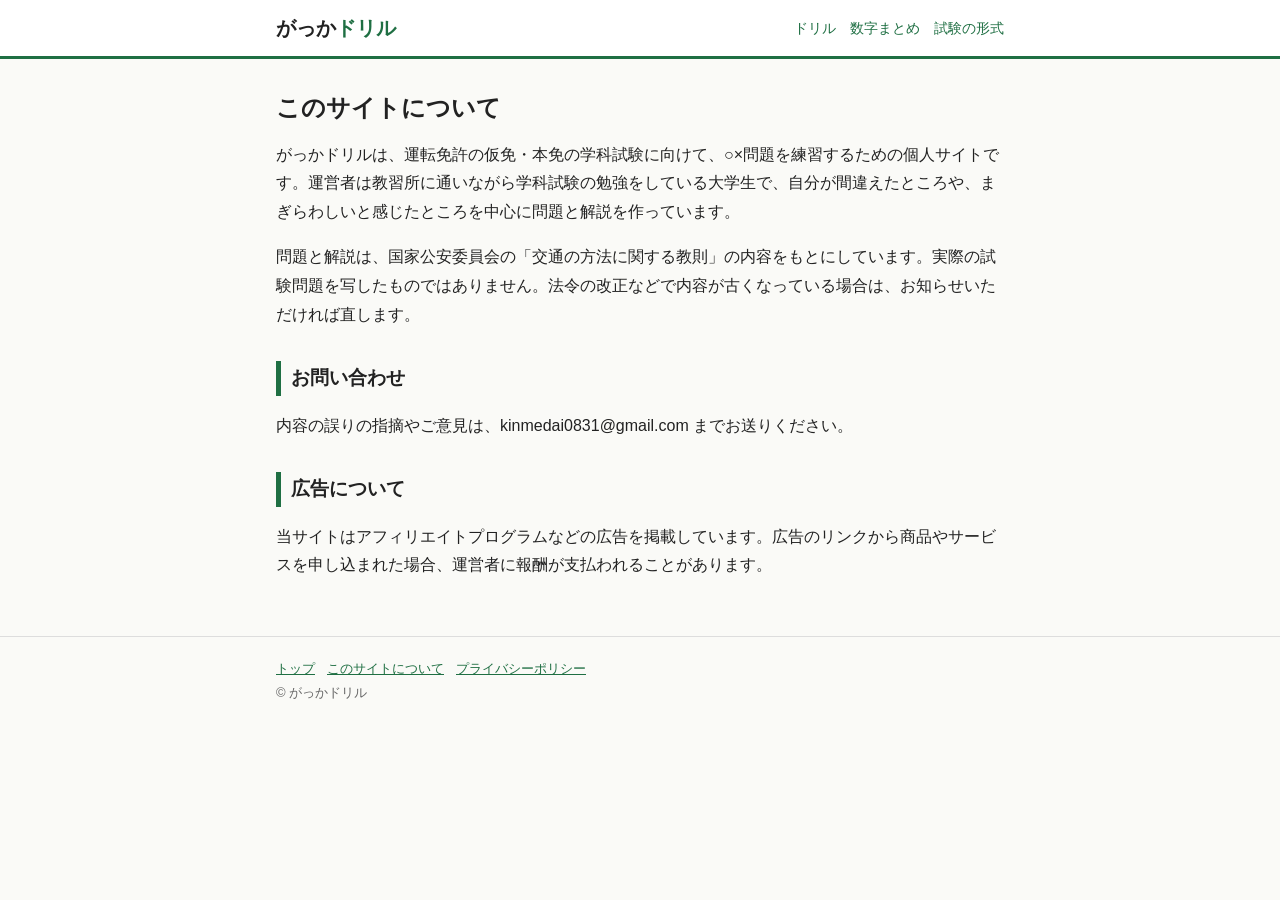
<file: about.html>
<!DOCTYPE html>
<html lang="ja">
<head>
<meta charset="utf-8">
<meta name="viewport" content="width=device-width,initial-scale=1">
<title>このサイトについて｜がっかドリル</title>
<link rel="stylesheet" href="style.css">
</head>
<body>
<header><div class="wrap"><a class="logo" href="./">がっか<span>ドリル</span></a><nav><a href="drill.html">ドリル</a><a href="numbers.html">数字まとめ</a><a href="exam.html">試験の形式</a></nav></div></header>
<main><div class="wrap">
<h1>このサイトについて</h1>
<p>がっかドリルは、運転免許の仮免・本免の学科試験に向けて、○×問題を練習するための個人サイトです。運営者は教習所に通いながら学科試験の勉強をしている大学生で、自分が間違えたところや、まぎらわしいと感じたところを中心に問題と解説を作っています。</p>
<p>問題と解説は、国家公安委員会の「交通の方法に関する教則」の内容をもとにしています。実際の試験問題を写したものではありません。法令の改正などで内容が古くなっている場合は、お知らせいただければ直します。</p>
<h2>お問い合わせ</h2>
<p>内容の誤りの指摘やご意見は、kinmedai0831@gmail.com までお送りください。</p>
<h2>広告について</h2>
<p>当サイトはアフィリエイトプログラムなどの広告を掲載しています。広告のリンクから商品やサービスを申し込まれた場合、運営者に報酬が支払われることがあります。</p>
</div></main>
<footer><div class="wrap"><a href="./">トップ</a><a href="about.html">このサイトについて</a><a href="privacy.html">プライバシーポリシー</a><br>© がっかドリル</div></footer>
</body>
</html>
</file>
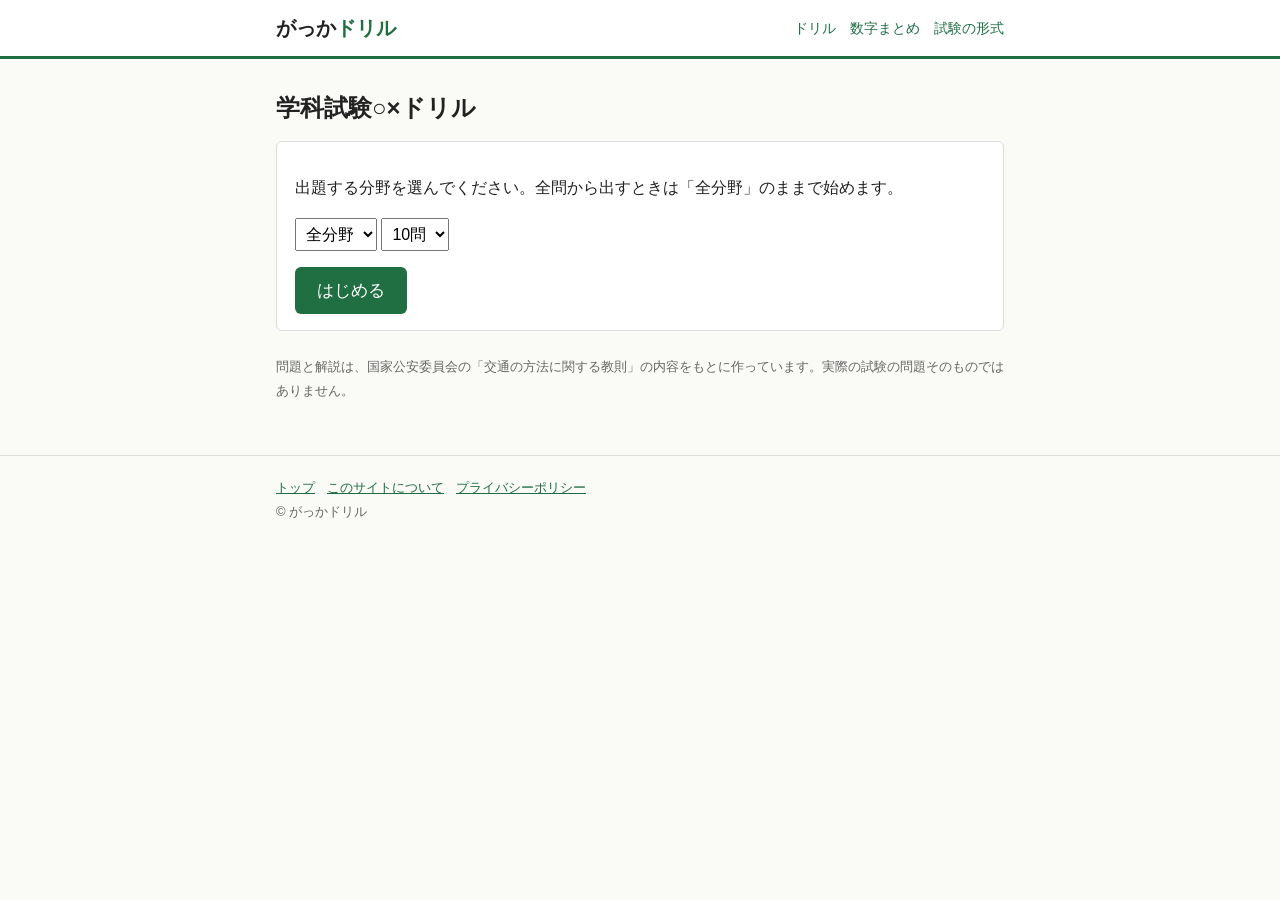
<file: drill.html>
<!DOCTYPE html>
<html lang="ja">
<head>
<meta charset="utf-8">
<meta name="viewport" content="width=device-width,initial-scale=1">
<title>学科試験○×ドリル｜がっかドリル</title>
<meta name="description" content="仮免・本免の学科試験によく出る○×問題を、1問ずつ解説付きで解けるドリルです。分野別にも練習できます。">
<link rel="stylesheet" href="style.css">
</head>
<body>
<header><div class="wrap"><a class="logo" href="./">がっか<span>ドリル</span></a><nav><a href="drill.html">ドリル</a><a href="numbers.html">数字まとめ</a><a href="exam.html">試験の形式</a></nav></div></header>
<main><div class="wrap">
<h1 id="title">学科試験○×ドリル</h1>
<div class="box" id="setup">
<p>出題する分野を選んでください。全問から出すときは「全分野」のままで始めます。</p>
<p><select id="cat" style="font-size:16px;padding:6px"></select>
<select id="num" style="font-size:16px;padding:6px"><option value="10">10問</option><option value="20">20問</option><option value="0">全部</option></select></p>
<button class="btn" id="start">はじめる</button>
</div>
<div class="box" id="quiz" hidden>
<div class="qno" id="qno"></div>
<div class="qtext" id="qtext"></div>
<div class="ans"><button id="bo" aria-label="正しい">○</button><button id="bx" aria-label="誤り">×</button></div>
<div class="res" id="res" hidden></div>
<p style="text-align:right"><button class="btn" id="next" hidden>次の問題へ</button></p>
</div>
<div class="box" id="end" hidden></div>
<div class="ad"><!-- 広告枠 --></div>
<p class="note">問題と解説は、国家公安委員会の「交通の方法に関する教則」の内容をもとに作っています。実際の試験の問題そのものではありません。</p>
</div></main>
<footer><div class="wrap"><a href="./">トップ</a><a href="about.html">このサイトについて</a><a href="privacy.html">プライバシーポリシー</a><br>© がっかドリル</div></footer>
<script src="questions.js"></script>
<script>
const Q=window.QUESTIONS, $=id=>document.getElementById(id);
const cats=[...new Set(Q.map(x=>x.c))];
$('cat').innerHTML='<option value="">全分野</option>'+cats.map(c=>`<option>${c}</option>`).join('');
const p=new URLSearchParams(location.search); if(p.get('c'))$('cat').value=p.get('c');
let list=[],i=0,score=0,miss=[];
$('start').onclick=()=>{
  const c=$('cat').value,n=+$('num').value;
  list=Q.filter(x=>!c||x.c===c).sort(()=>Math.random()-.5);
  if(n)list=list.slice(0,n);
  i=0;score=0;miss=[];$('setup').hidden=true;$('end').hidden=true;$('quiz').hidden=false;show();
};
function show(){const x=list[i];$('qno').innerHTML=`第${i+1}問 / ${list.length}問　<span class="tag">${x.c}</span>`;$('qtext').textContent=x.q;$('res').hidden=true;$('next').hidden=true;$('bo').disabled=$('bx').disabled=false;}
function answer(v){const x=list[i],ok=v===x.a;if(ok)score++;else miss.push(x);
  $('bo').disabled=$('bx').disabled=true;
  $('res').innerHTML=`<b class="${ok?'ok':'ng'}">${ok?'正解':'不正解'}</b>　答えは ${x.a?'○':'×'}<br>${x.e}`;$('res').hidden=false;
  $('next').textContent=i+1<list.length?'次の問題へ':'結果を見る';$('next').hidden=false;}
$('bo').onclick=()=>answer(true);$('bx').onclick=()=>answer(false);
$('next').onclick=()=>{i++;if(i<list.length)show();else end();};
function end(){$('quiz').hidden=true;const pct=Math.round(score/list.length*100);
  $('end').innerHTML=`<h2>結果　${score} / ${list.length}問正解（${pct}点）</h2><p>${pct>=90?'合格ラインの90点に届いています。':'本番の合格ラインは90点です。間違えた問題を見直しましょう。'}</p>`+
  (miss.length?'<h3>間違えた問題</h3>'+miss.map(x=>`<p><b>${x.q}</b><br>答え ${x.a?'○':'×'}　${x.e}</p>`).join(''):'')+
  '<p><button class="btn" onclick="location.reload()">もう一度</button></p>';$('end').hidden=false;}
</script>
</body>
</html>
</file>
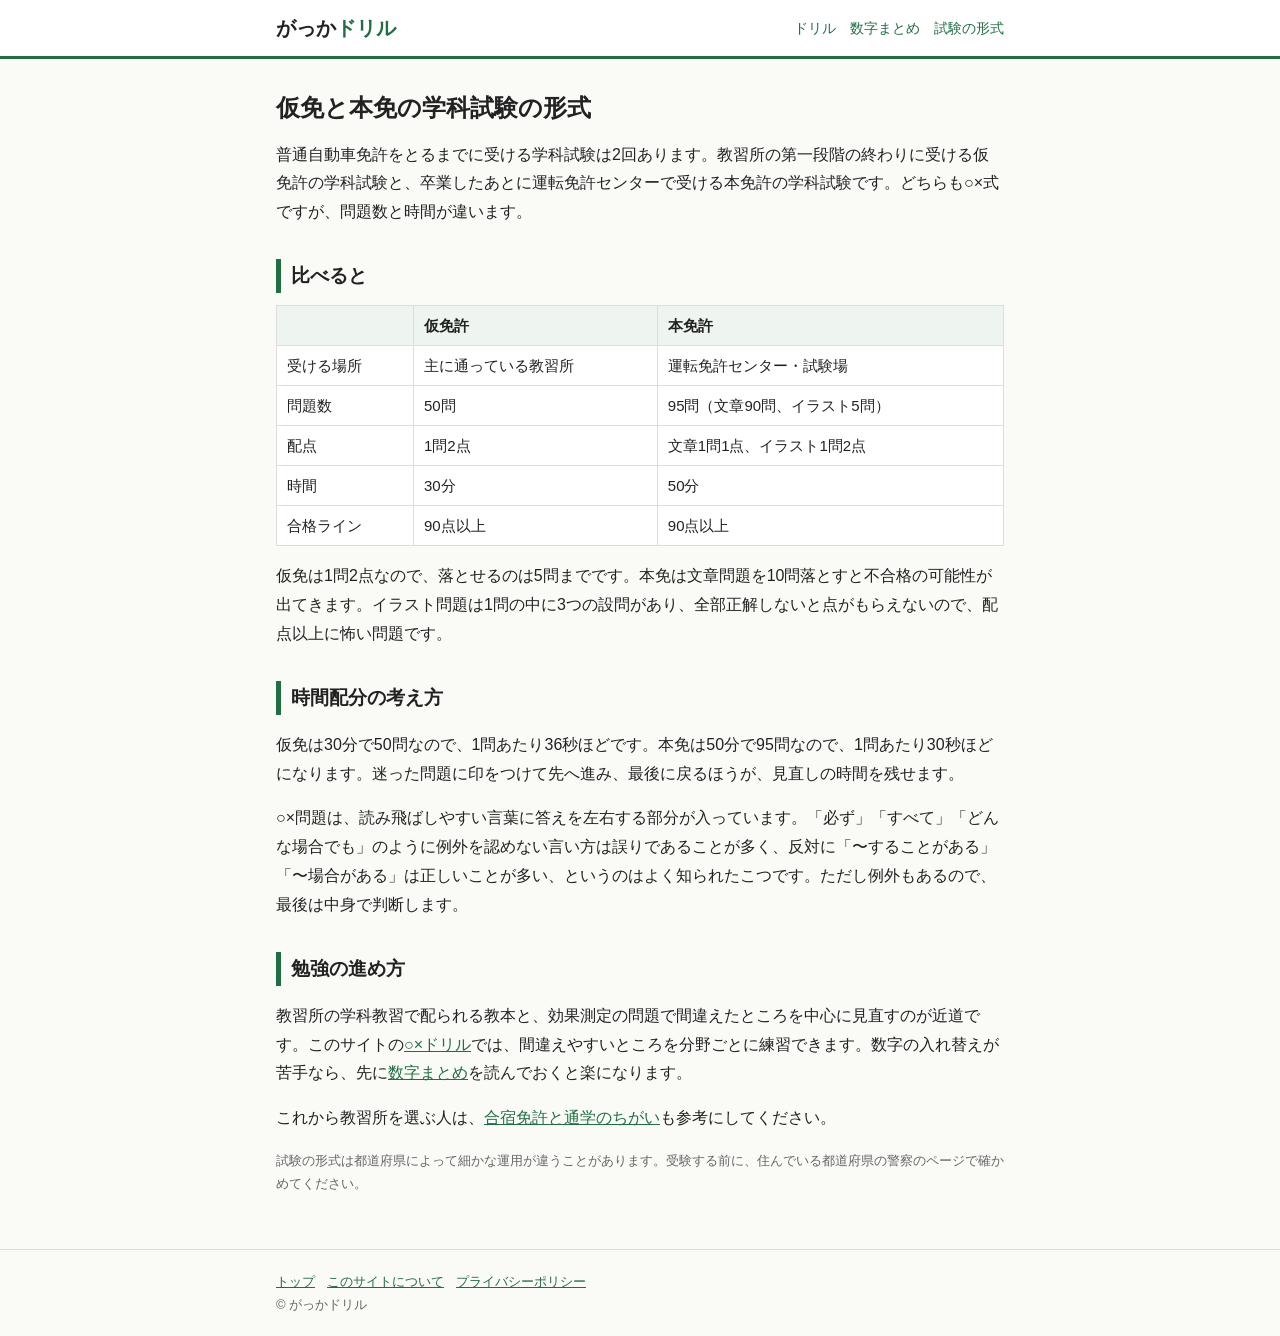
<file: exam.html>
<!DOCTYPE html>
<html lang="ja">
<head>
<meta charset="utf-8">
<meta name="viewport" content="width=device-width,initial-scale=1">
<title>仮免と本免の学科試験の形式｜問題数・時間・合格ライン｜がっかドリル</title>
<meta name="description" content="普通免許の仮免学科試験は50問30分、本免学科試験は95問50分で、どちらも90点以上で合格です。配点や時間配分の考え方をまとめました。">
<link rel="stylesheet" href="style.css">
</head>
<body>
<header><div class="wrap"><a class="logo" href="./">がっか<span>ドリル</span></a><nav><a href="drill.html">ドリル</a><a href="numbers.html">数字まとめ</a><a href="exam.html">試験の形式</a></nav></div></header>
<main><div class="wrap">
<h1>仮免と本免の学科試験の形式</h1>
<p>普通自動車免許をとるまでに受ける学科試験は2回あります。教習所の第一段階の終わりに受ける仮免許の学科試験と、卒業したあとに運転免許センターで受ける本免許の学科試験です。どちらも○×式ですが、問題数と時間が違います。</p>

<h2>比べると</h2>
<table>
<tr><th></th><th>仮免許</th><th>本免許</th></tr>
<tr><td>受ける場所</td><td>主に通っている教習所</td><td>運転免許センター・試験場</td></tr>
<tr><td>問題数</td><td>50問</td><td>95問（文章90問、イラスト5問）</td></tr>
<tr><td>配点</td><td>1問2点</td><td>文章1問1点、イラスト1問2点</td></tr>
<tr><td>時間</td><td>30分</td><td>50分</td></tr>
<tr><td>合格ライン</td><td>90点以上</td><td>90点以上</td></tr>
</table>
<p>仮免は1問2点なので、落とせるのは5問までです。本免は文章問題を10問落とすと不合格の可能性が出てきます。イラスト問題は1問の中に3つの設問があり、全部正解しないと点がもらえないので、配点以上に怖い問題です。</p>

<h2>時間配分の考え方</h2>
<p>仮免は30分で50問なので、1問あたり36秒ほどです。本免は50分で95問なので、1問あたり30秒ほどになります。迷った問題に印をつけて先へ進み、最後に戻るほうが、見直しの時間を残せます。</p>
<p>○×問題は、読み飛ばしやすい言葉に答えを左右する部分が入っています。「必ず」「すべて」「どんな場合でも」のように例外を認めない言い方は誤りであることが多く、反対に「〜することがある」「〜場合がある」は正しいことが多い、というのはよく知られたこつです。ただし例外もあるので、最後は中身で判断します。</p>

<h2>勉強の進め方</h2>
<p>教習所の学科教習で配られる教本と、効果測定の問題で間違えたところを中心に見直すのが近道です。このサイトの<a href="drill.html">○×ドリル</a>では、間違えやすいところを分野ごとに練習できます。数字の入れ替えが苦手なら、先に<a href="numbers.html">数字まとめ</a>を読んでおくと楽になります。</p>
<p>これから教習所を選ぶ人は、<a href="gashuku.html">合宿免許と通学のちがい</a>も参考にしてください。</p>
<p class="note">試験の形式は都道府県によって細かな運用が違うことがあります。受験する前に、住んでいる都道府県の警察のページで確かめてください。</p>
</div></main>
<footer><div class="wrap"><a href="./">トップ</a><a href="about.html">このサイトについて</a><a href="privacy.html">プライバシーポリシー</a><br>© がっかドリル</div></footer>
</body>
</html>
</file>
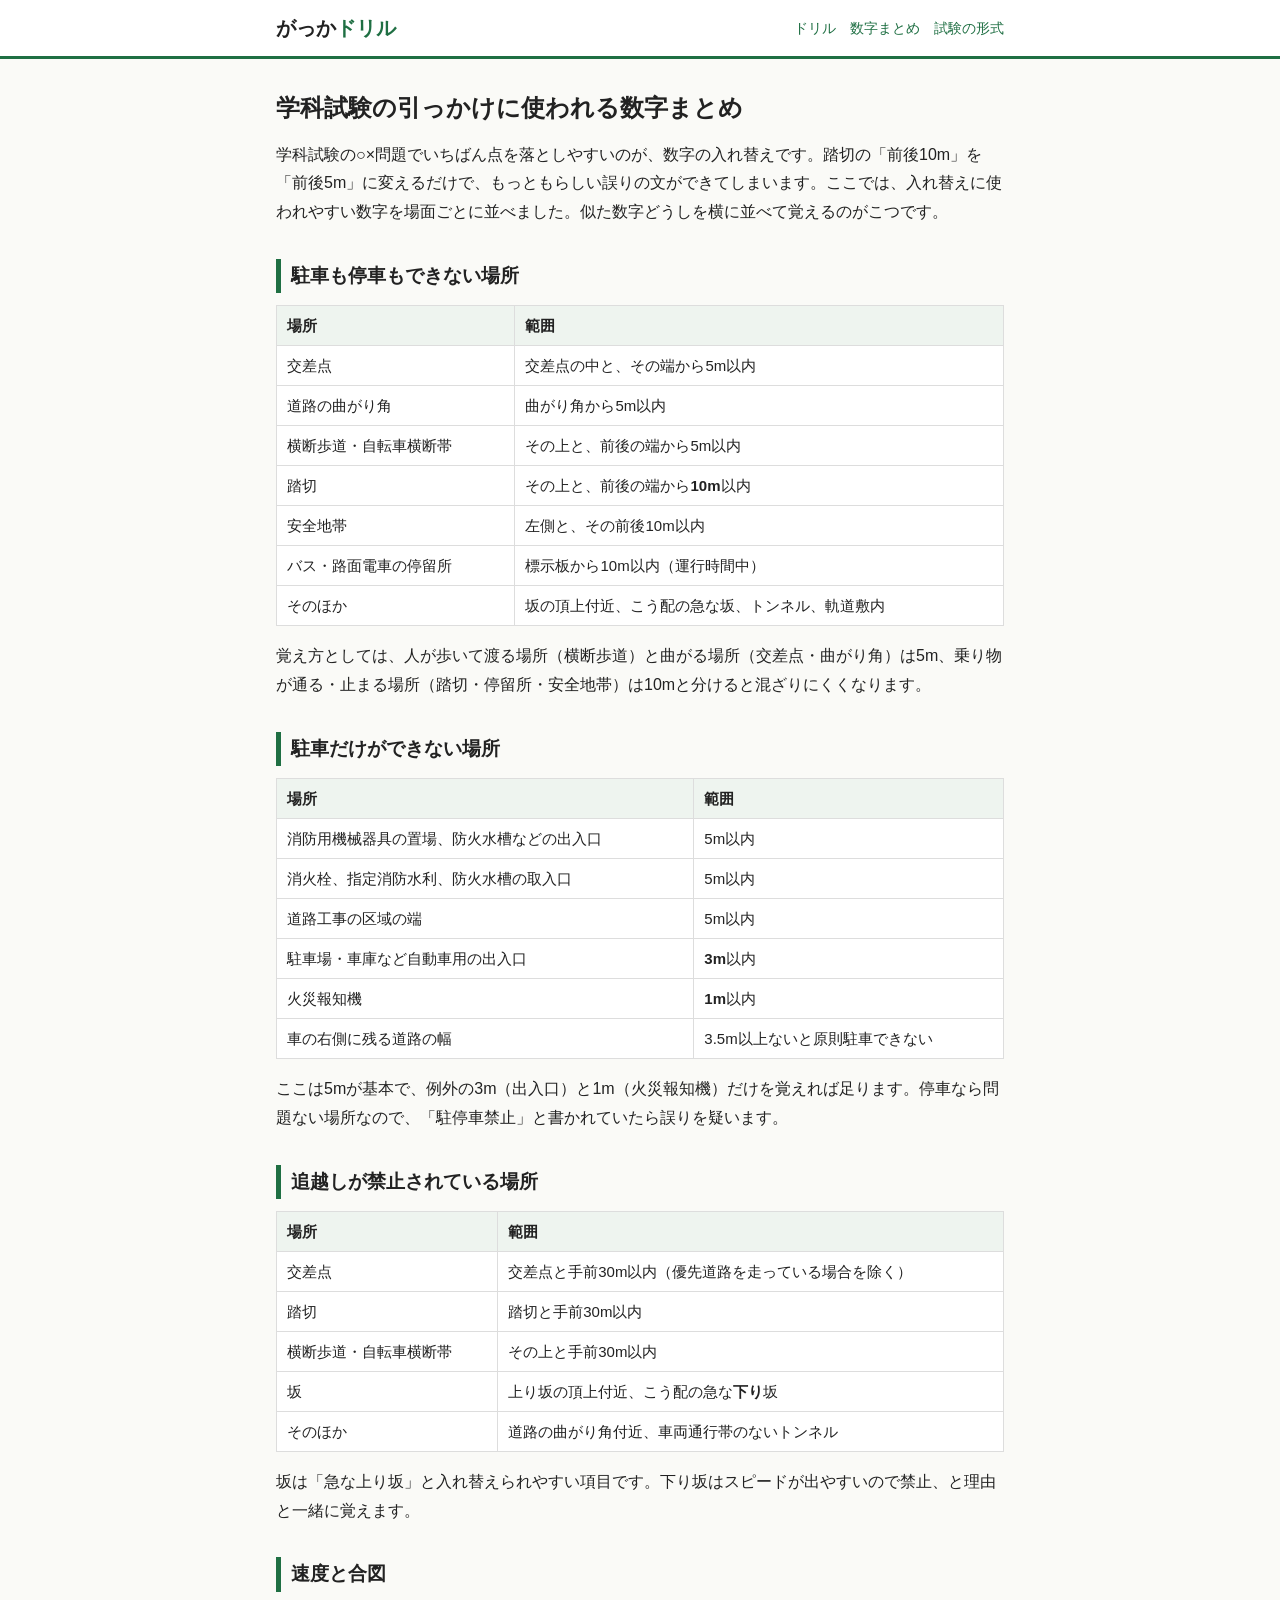
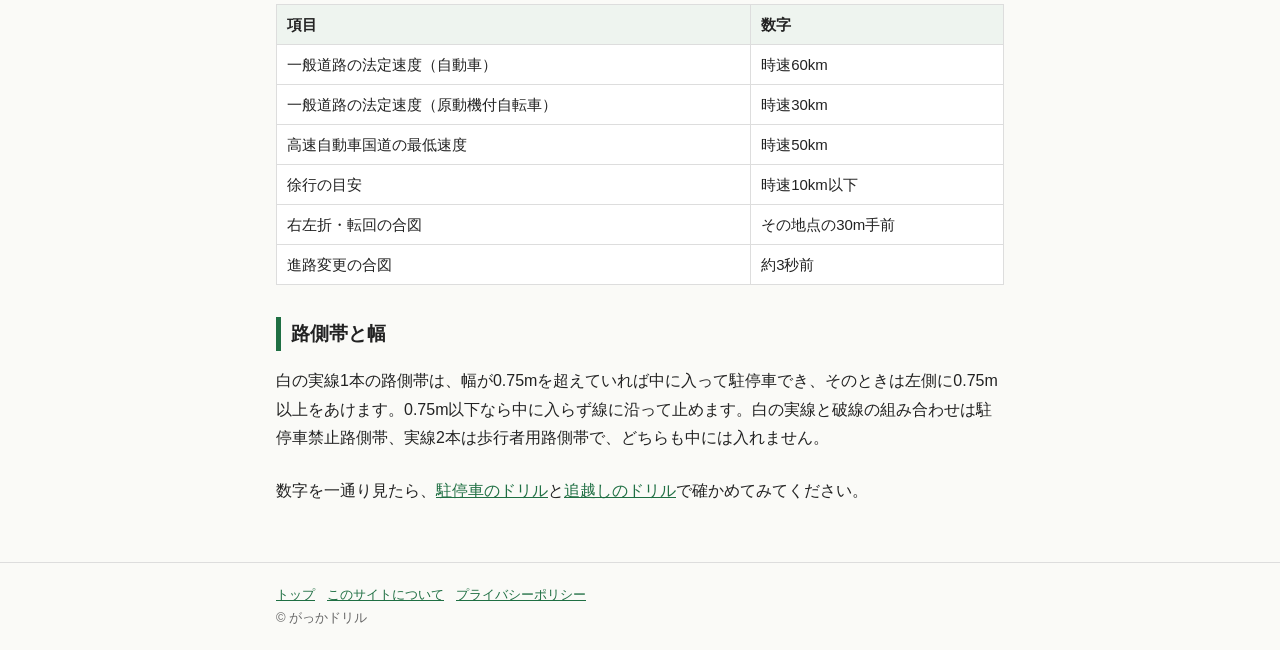
<file: numbers.html>
<!DOCTYPE html>
<html lang="ja">
<head>
<meta charset="utf-8">
<meta name="viewport" content="width=device-width,initial-scale=1">
<title>学科試験の引っかけに使われる数字まとめ｜駐停車禁止5m・10m、追越し禁止30m｜がっかドリル</title>
<meta name="description" content="学科試験で入れ替えの引っかけに使われやすい数字を一覧にしました。駐停車禁止の5mと10m、駐車禁止の5m・3m・1m、追越し禁止の30m、合図の30mと3秒など。">
<link rel="stylesheet" href="style.css">
</head>
<body>
<header><div class="wrap"><a class="logo" href="./">がっか<span>ドリル</span></a><nav><a href="drill.html">ドリル</a><a href="numbers.html">数字まとめ</a><a href="exam.html">試験の形式</a></nav></div></header>
<main><div class="wrap">
<h1>学科試験の引っかけに使われる数字まとめ</h1>
<p>学科試験の○×問題でいちばん点を落としやすいのが、数字の入れ替えです。踏切の「前後10m」を「前後5m」に変えるだけで、もっともらしい誤りの文ができてしまいます。ここでは、入れ替えに使われやすい数字を場面ごとに並べました。似た数字どうしを横に並べて覚えるのがこつです。</p>

<h2>駐車も停車もできない場所</h2>
<table>
<tr><th>場所</th><th>範囲</th></tr>
<tr><td>交差点</td><td>交差点の中と、その端から5m以内</td></tr>
<tr><td>道路の曲がり角</td><td>曲がり角から5m以内</td></tr>
<tr><td>横断歩道・自転車横断帯</td><td>その上と、前後の端から5m以内</td></tr>
<tr><td>踏切</td><td>その上と、前後の端から<b>10m</b>以内</td></tr>
<tr><td>安全地帯</td><td>左側と、その前後10m以内</td></tr>
<tr><td>バス・路面電車の停留所</td><td>標示板から10m以内（運行時間中）</td></tr>
<tr><td>そのほか</td><td>坂の頂上付近、こう配の急な坂、トンネル、軌道敷内</td></tr>
</table>
<p>覚え方としては、人が歩いて渡る場所（横断歩道）と曲がる場所（交差点・曲がり角）は5m、乗り物が通る・止まる場所（踏切・停留所・安全地帯）は10mと分けると混ざりにくくなります。</p>

<h2>駐車だけができない場所</h2>
<table>
<tr><th>場所</th><th>範囲</th></tr>
<tr><td>消防用機械器具の置場、防火水槽などの出入口</td><td>5m以内</td></tr>
<tr><td>消火栓、指定消防水利、防火水槽の取入口</td><td>5m以内</td></tr>
<tr><td>道路工事の区域の端</td><td>5m以内</td></tr>
<tr><td>駐車場・車庫など自動車用の出入口</td><td><b>3m</b>以内</td></tr>
<tr><td>火災報知機</td><td><b>1m</b>以内</td></tr>
<tr><td>車の右側に残る道路の幅</td><td>3.5m以上ないと原則駐車できない</td></tr>
</table>
<p>ここは5mが基本で、例外の3m（出入口）と1m（火災報知機）だけを覚えれば足ります。停車なら問題ない場所なので、「駐停車禁止」と書かれていたら誤りを疑います。</p>

<h2>追越しが禁止されている場所</h2>
<table>
<tr><th>場所</th><th>範囲</th></tr>
<tr><td>交差点</td><td>交差点と手前30m以内（優先道路を走っている場合を除く）</td></tr>
<tr><td>踏切</td><td>踏切と手前30m以内</td></tr>
<tr><td>横断歩道・自転車横断帯</td><td>その上と手前30m以内</td></tr>
<tr><td>坂</td><td>上り坂の頂上付近、こう配の急な<b>下り</b>坂</td></tr>
<tr><td>そのほか</td><td>道路の曲がり角付近、車両通行帯のないトンネル</td></tr>
</table>
<p>坂は「急な上り坂」と入れ替えられやすい項目です。下り坂はスピードが出やすいので禁止、と理由と一緒に覚えます。</p>

<h2>速度と合図</h2>
<table>
<tr><th>項目</th><th>数字</th></tr>
<tr><td>一般道路の法定速度（自動車）</td><td>時速60km</td></tr>
<tr><td>一般道路の法定速度（原動機付自転車）</td><td>時速30km</td></tr>
<tr><td>高速自動車国道の最低速度</td><td>時速50km</td></tr>
<tr><td>徐行の目安</td><td>時速10km以下</td></tr>
<tr><td>右左折・転回の合図</td><td>その地点の30m手前</td></tr>
<tr><td>進路変更の合図</td><td>約3秒前</td></tr>
</table>

<h2>路側帯と幅</h2>
<p>白の実線1本の路側帯は、幅が0.75mを超えていれば中に入って駐停車でき、そのときは左側に0.75m以上をあけます。0.75m以下なら中に入らず線に沿って止めます。白の実線と破線の組み合わせは駐停車禁止路側帯、実線2本は歩行者用路側帯で、どちらも中には入れません。</p>

<div class="ad"><!-- 広告枠 --></div>
<p>数字を一通り見たら、<a href="drill.html?c=駐停車">駐停車のドリル</a>と<a href="drill.html?c=追越し">追越しのドリル</a>で確かめてみてください。</p>
</div></main>
<footer><div class="wrap"><a href="./">トップ</a><a href="about.html">このサイトについて</a><a href="privacy.html">プライバシーポリシー</a><br>© がっかドリル</div></footer>
</body>
</html>
</file>
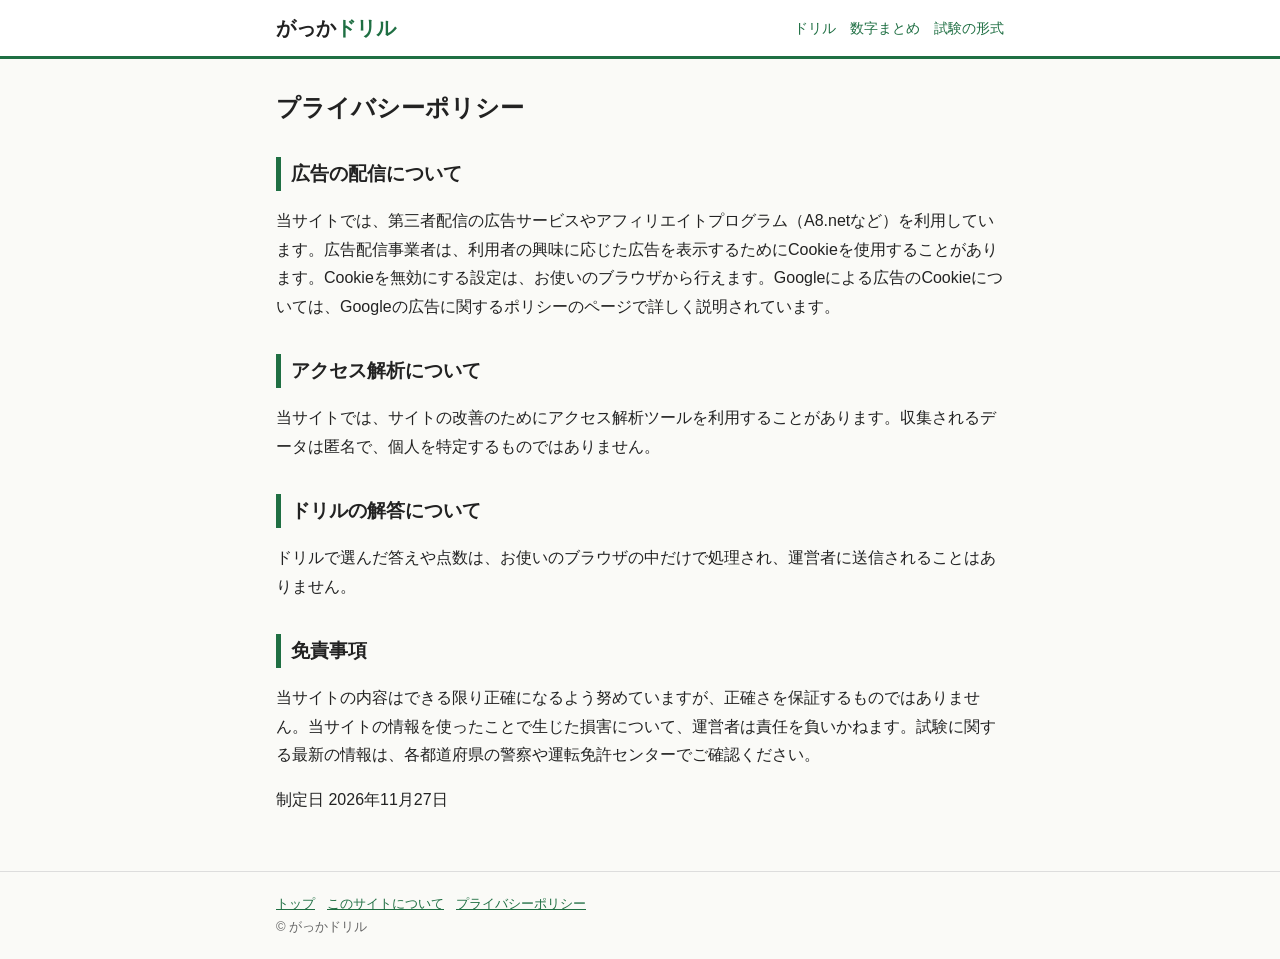
<file: privacy.html>
<!DOCTYPE html>
<html lang="ja">
<head>
<meta charset="utf-8">
<meta name="viewport" content="width=device-width,initial-scale=1">
<title>プライバシーポリシー｜がっかドリル</title>
<link rel="stylesheet" href="style.css">
</head>
<body>
<header><div class="wrap"><a class="logo" href="./">がっか<span>ドリル</span></a><nav><a href="drill.html">ドリル</a><a href="numbers.html">数字まとめ</a><a href="exam.html">試験の形式</a></nav></div></header>
<main><div class="wrap">
<h1>プライバシーポリシー</h1>
<h2>広告の配信について</h2>
<p>当サイトでは、第三者配信の広告サービスやアフィリエイトプログラム（A8.netなど）を利用しています。広告配信事業者は、利用者の興味に応じた広告を表示するためにCookieを使用することがあります。Cookieを無効にする設定は、お使いのブラウザから行えます。Googleによる広告のCookieについては、Googleの広告に関するポリシーのページで詳しく説明されています。</p>
<h2>アクセス解析について</h2>
<p>当サイトでは、サイトの改善のためにアクセス解析ツールを利用することがあります。収集されるデータは匿名で、個人を特定するものではありません。</p>
<h2>ドリルの解答について</h2>
<p>ドリルで選んだ答えや点数は、お使いのブラウザの中だけで処理され、運営者に送信されることはありません。</p>
<h2>免責事項</h2>
<p>当サイトの内容はできる限り正確になるよう努めていますが、正確さを保証するものではありません。当サイトの情報を使ったことで生じた損害について、運営者は責任を負いかねます。試験に関する最新の情報は、各都道府県の警察や運転免許センターでご確認ください。</p>
<p>制定日 2026年11月27日</p>
</div></main>
<footer><div class="wrap"><a href="./">トップ</a><a href="about.html">このサイトについて</a><a href="privacy.html">プライバシーポリシー</a><br>© がっかドリル</div></footer>
</body>
</html>
</file>
<file: style.css>
:root{--ink:#222;--sub:#666;--line:#ddd;--key:#1f6f43;--bg:#fafaf7;--ok:#1f6f43;--ng:#b3261e}
[hidden]{display:none!important}
*{box-sizing:border-box}
body{margin:0;background:var(--bg);color:var(--ink);font-family:"Hiragino Sans","Yu Gothic",Meiryo,sans-serif;line-height:1.8;font-size:16px}
a{color:var(--key)}
header{background:#fff;border-bottom:3px solid var(--key)}
.wrap{max-width:760px;margin:0 auto;padding:0 16px}
header .wrap{display:flex;align-items:center;justify-content:space-between;height:56px}
.logo{font-weight:bold;font-size:20px;color:var(--ink);text-decoration:none}
.logo span{color:var(--key)}
nav a{margin-left:14px;font-size:14px;text-decoration:none}
main{padding:24px 0 40px}
h1{font-size:24px;line-height:1.4;margin:8px 0 16px}
h2{font-size:19px;border-left:5px solid var(--key);padding-left:10px;margin:32px 0 12px}
h3{font-size:16px;margin:24px 0 8px}
.box{background:#fff;border:1px solid var(--line);border-radius:6px;padding:16px 18px;margin:16px 0}
.menu{display:grid;grid-template-columns:1fr 1fr;gap:10px}
.menu a{display:block;background:#fff;border:1px solid var(--line);border-radius:6px;padding:12px 14px;text-decoration:none;color:var(--ink)}
.menu a b{display:block;color:var(--key)}
.menu a small{color:var(--sub)}
table{border-collapse:collapse;width:100%;background:#fff;font-size:15px}
th,td{border:1px solid var(--line);padding:6px 10px;text-align:left}
th{background:#eef4ef}
.btn{display:inline-block;border:0;border-radius:6px;padding:12px 22px;font-size:17px;cursor:pointer;background:var(--key);color:#fff;text-decoration:none}
.qno{color:var(--sub);font-size:14px}
.qtext{font-size:18px;margin:8px 0 18px}
.ans{display:flex;gap:12px}
.ans button{flex:1;font-size:28px;padding:10px 0;border:2px solid var(--line);background:#fff;border-radius:6px;cursor:pointer}
.ans button:hover{border-color:var(--key)}
.res{margin-top:16px;padding:12px 14px;border-radius:6px;background:#fff;border:1px solid var(--line)}
.res b.ok{color:var(--ok)} .res b.ng{color:var(--ng)}
.tag{display:inline-block;font-size:12px;border:1px solid var(--line);border-radius:3px;padding:0 6px;color:var(--sub)}
.ad{margin:24px 0}
.note{font-size:13px;color:var(--sub)}
footer{border-top:1px solid var(--line);padding:20px 0;font-size:13px;color:var(--sub)}
footer a{margin-right:12px}
@media(max-width:560px){.menu{grid-template-columns:1fr}h1{font-size:21px}}
</file>
